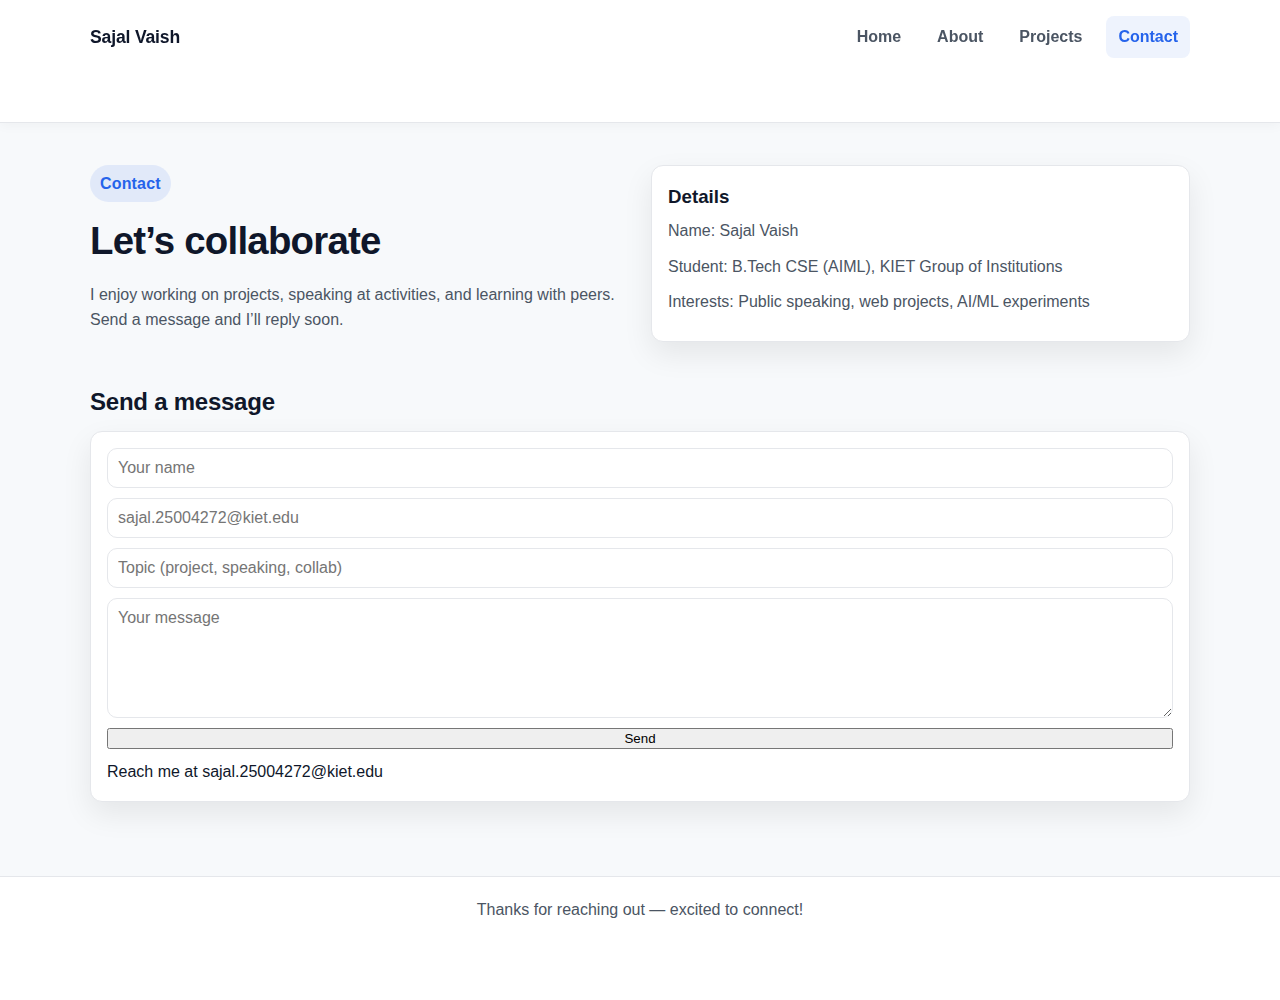
<file: contact.html>
<!DOCTYPE html>
<html lang="en">
  <head>
    <meta charset="UTF-8" />
    <meta name="viewport" content="width=device-width, initial-scale=1.0" />
    <title>Contact | Sajal Vaish</title>
    <link rel="stylesheet" href="styles.css" />
  </head>
  <body class="page">
    <header>
      <div class="container">
        <div class="nav">
          <div class="brand">Sajal Vaish</div>
          <div class="nav-links">
            <a href="./index.html">Home</a>
            <a href="./about.html">About</a>
            <a href="./projects.html">Projects</a>
            <a class="active" href="./contact.html">Contact</a>
          </div>
        </div>
      </div>
    </header>

    <main class="container">
      <section class="hero">
        <div>
          <span class="eyebrow">Contact</span>
          <h1>Let’s collaborate</h1>
          <p class="muted">
            I enjoy working on projects, speaking at activities, and learning with peers. Send a
            message and I’ll reply soon.
          </p>
        </div>
        <div class="card">
          <h3>Details</h3>
          <p class="muted">Name: Sajal Vaish</p>
          <p class="muted">Student: B.Tech CSE (AIML), KIET Group of Institutions</p>
          <p class="muted">Interests: Public speaking, web projects, AI/ML experiments</p>
        </div>
      </section>

      <section>
        <h2>Send a message</h2>
        <div class="card">
          <form>
            <input type="text" name="name" placeholder="Your name" required />
            <input type="email" name="email" placeholder="sajal.25004272@kiet.edu" required />
            <input type="text" name="topic" placeholder="Topic (project, speaking, collab)" />
            <textarea name="message" placeholder="Your message" required></textarea>
            <button type="submit">Send</button>
            <a href="sajal.25004272@kiet.edu">Reach me at sajal.25004272@kiet.edu</a>
          </form>
        </div>
      </section>
    </main>

    <footer>
      <div class="container">Thanks for reaching out — excited to connect!</div>
    </footer>
  </body>
</html>
</file>
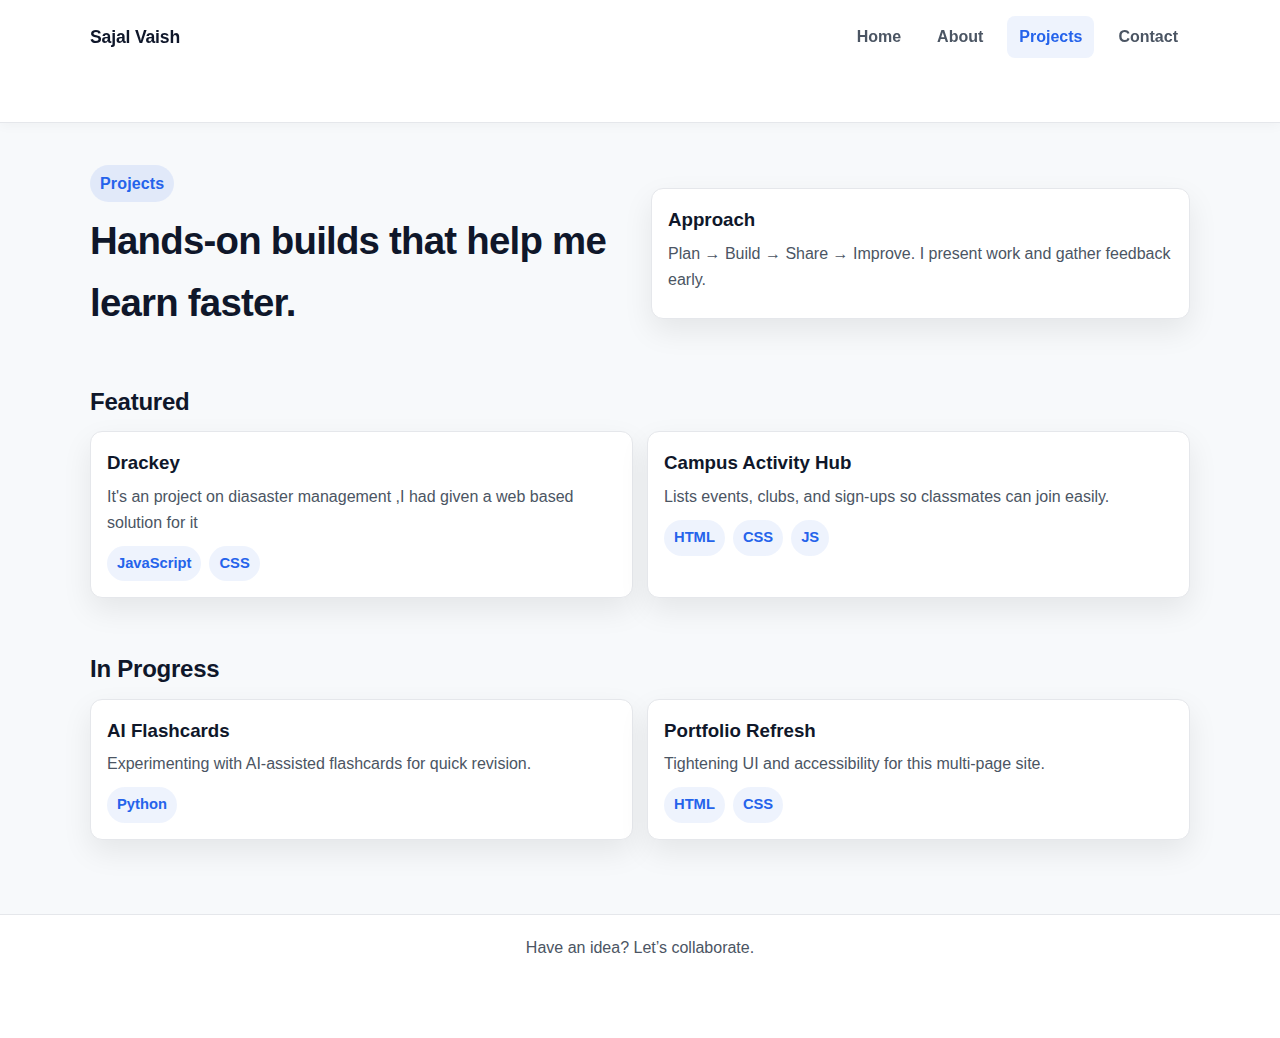
<file: projects.html>
<!DOCTYPE html>
<html lang="en">
  <head>
    <meta charset="UTF-8" />
    <meta name="viewport" content="width=device-width, initial-scale=1.0" />
    <title>Projects | Sajal Vaish</title>
    <link rel="stylesheet" href="styles.css" />
  </head>
  <body class="page">
    <header>
      <div class="container">
        <div class="nav">
          <div class="brand">Sajal Vaish</div>
          <div class="nav-links">
            <a href="./index.html">Home</a>
            <a href="./about.html">About</a>
            <a class="active" href="./projects.html">Projects</a>
            <a href="./contact.html">Contact</a>
          </div>
        </div>
      </div>
    </header>

    <main class="container">
      <section class="hero">
        <div>
          <span class="eyebrow">Projects</span>
          <h1>Hands-on builds that help me learn faster.</h1>
        </div>
        <div class="card">
          <h3>Approach</h3>
          <p class="muted">Plan → Build → Share → Improve. I present work and gather feedback early.</p>
        </div>
      </section>

      <section>
        <h2>Featured</h2>
        <div class="grid">
          <div class="card">
            <h3>Drackey</h3>
            <p class="muted">It's an project on diasaster management ,I had given a web based solution for it</p>
            <div class="pill-row">
              <span class="pill">JavaScript</span>
              <span class="pill">CSS</span>
            </div>
          </div>
          <div class="card">
            <h3>Campus Activity Hub</h3>
            <p class="muted">Lists events, clubs, and sign-ups so classmates can join easily.</p>
            <div class="pill-row">
              <span class="pill">HTML</span>
              <span class="pill">CSS</span>
              <span class="pill">JS</span>
            </div>
          </div>
        </div>
      </section>

      <section>
        <h2>In Progress</h2>
        <div class="grid">
          <div class="card">
            <h3>AI Flashcards</h3>
            <p class="muted">Experimenting with AI-assisted flashcards for quick revision.</p>
            <div class="pill-row">
              <span class="pill">Python</span>
            </div>
          </div>
          <div class="card">
            <h3>Portfolio Refresh</h3>
            <p class="muted">Tightening UI and accessibility for this multi-page site.</p>
            <div class="pill-row">
              <span class="pill">HTML</span>
              <span class="pill">CSS</span>
            </div>
          </div>
        </div>
      </section>
    </main>

    <footer>
      <div class="container">Have an idea? Let’s collaborate.</div>
    </footer>
  </body>
</html>
</file>
<file: styles.css>
/* Simple multi-page portfolio styles */
*,
*::before,
*::after {
  box-sizing: border-box;
}

:root {
  --bg: #f7f9fb;
  --surface: #ffffff;
  --text: #0f172a;
  --muted: #4b5563;
  --primary: #2563eb;
  --border: #e5e7eb;
  --radius: 12px;
  --shadow: 0 12px 30px rgba(0, 0, 0, 0.08);
}

body {
  margin: 0;
  font-family: "Segoe UI", Arial, sans-serif;
  background: var(--bg);
  color: var(--text);
  line-height: 1.6;
}

a {
  color: inherit;
  text-decoration: none;
}

.page {
  min-height: 100vh;
  display: flex;
  flex-direction: column;
}

.container {
  width: min(1100px, 92vw);
  margin: 0 auto;
  padding: 0 0 48px;
}

header {
  background: var(--surface);
  border-bottom: 1px solid var(--border);
  box-shadow: 0 2px 12px rgba(0, 0, 0, 0.04);
  position: sticky;
  top: 0;
  z-index: 5;
}

.nav {
  display: flex;
  align-items: center;
  justify-content: space-between;
  padding: 16px 0;
}

.brand {
  font-weight: 800;
  font-size: 1.1rem;
  letter-spacing: -0.01em;
}

.nav-links {
  display: flex;
  align-items: center;
  gap: 12px;
}

.nav-links a {
  padding: 8px 12px;
  border-radius: 8px;
  color: var(--muted);
  font-weight: 600;
}

.nav-links a:hover,
.nav-links .active {
  color: var(--primary);
  background: rgba(37, 99, 235, 0.08);
}

main {
  flex: 1;
}

.hero {
  display: grid;
  grid-template-columns: repeat(auto-fit, minmax(280px, 1fr));
  gap: 22px;
  align-items: center;
  padding: 42px 0 14px;
}

.eyebrow {
  display: inline-block;
  padding: 6px 10px;
  background: rgba(37, 99, 235, 0.1);
  color: var(--primary);
  border-radius: 999px;
  font-weight: 700;
  letter-spacing: 0.01em;
  margin-bottom: 8px;
}

h1 {
  margin: 0 0 10px;
  font-size: clamp(2.2rem, 3vw, 2.7rem);
  letter-spacing: -0.02em;
}

h2 {
  margin: 0 0 10px;
  letter-spacing: -0.01em;
}

p {
  margin: 0 0 10px;
}

.muted {
  color: var(--muted);
}

.btn {
  display: inline-flex;
  align-items: center;
  justify-content: center;
  gap: 8px;
  padding: 11px 16px;
  border-radius: 10px;
  border: 1px solid var(--primary);
  background: var(--primary);
  color: #fff;
  font-weight: 700;
  cursor: pointer;
  transition: transform 0.15s ease, box-shadow 0.15s ease, background 0.15s ease;
}

.btn:hover {
  transform: translateY(-1px);
  box-shadow: var(--shadow);
}

.btn.secondary {
  background: var(--surface);
  color: var(--text);
  border-color: var(--border);
}

section {
  padding: 26px 0;
}

.grid {
  display: grid;
  gap: 14px;
  grid-template-columns: repeat(auto-fit, minmax(240px, 1fr));
}

.card {
  background: var(--surface);
  border: 1px solid var(--border);
  border-radius: var(--radius);
  padding: 16px;
  box-shadow: var(--shadow);
}

.card h3 {
  margin: 0 0 6px;
}

.pill-row {
  display: flex;
  flex-wrap: wrap;
  gap: 8px;
  margin-top: 8px;
}

.pill {
  padding: 6px 10px;
  border-radius: 999px;
  background: rgba(37, 99, 235, 0.08);
  color: var(--primary);
  font-weight: 700;
  font-size: 0.92rem;
}

.list {
  padding-left: 18px;
  margin: 8px 0;
  color: var(--muted);
}

form {
  display: grid;
  gap: 10px;
}

input,
textarea {
  width: 100%;
  padding: 10px;
  border-radius: 10px;
  border: 1px solid var(--border);
  font-size: 1rem;
  font-family: inherit;
}

textarea {
  min-height: 120px;
  resize: vertical;
}

input:focus,
textarea:focus {
  outline: 2px solid rgba(37, 99, 235, 0.25);
  border-color: rgba(37, 99, 235, 0.25);
}

footer {
  padding: 20px 0 30px;
  text-align: center;
  color: var(--muted);
  border-top: 1px solid var(--border);
  background: var(--surface);
}

@media (max-width: 720px) {
  .nav-links {
    gap: 6px;
  }
  .nav-links a {
    padding: 8px 10px;
  }
  .hero {
    padding-top: 28px;
  }
}
</file>
